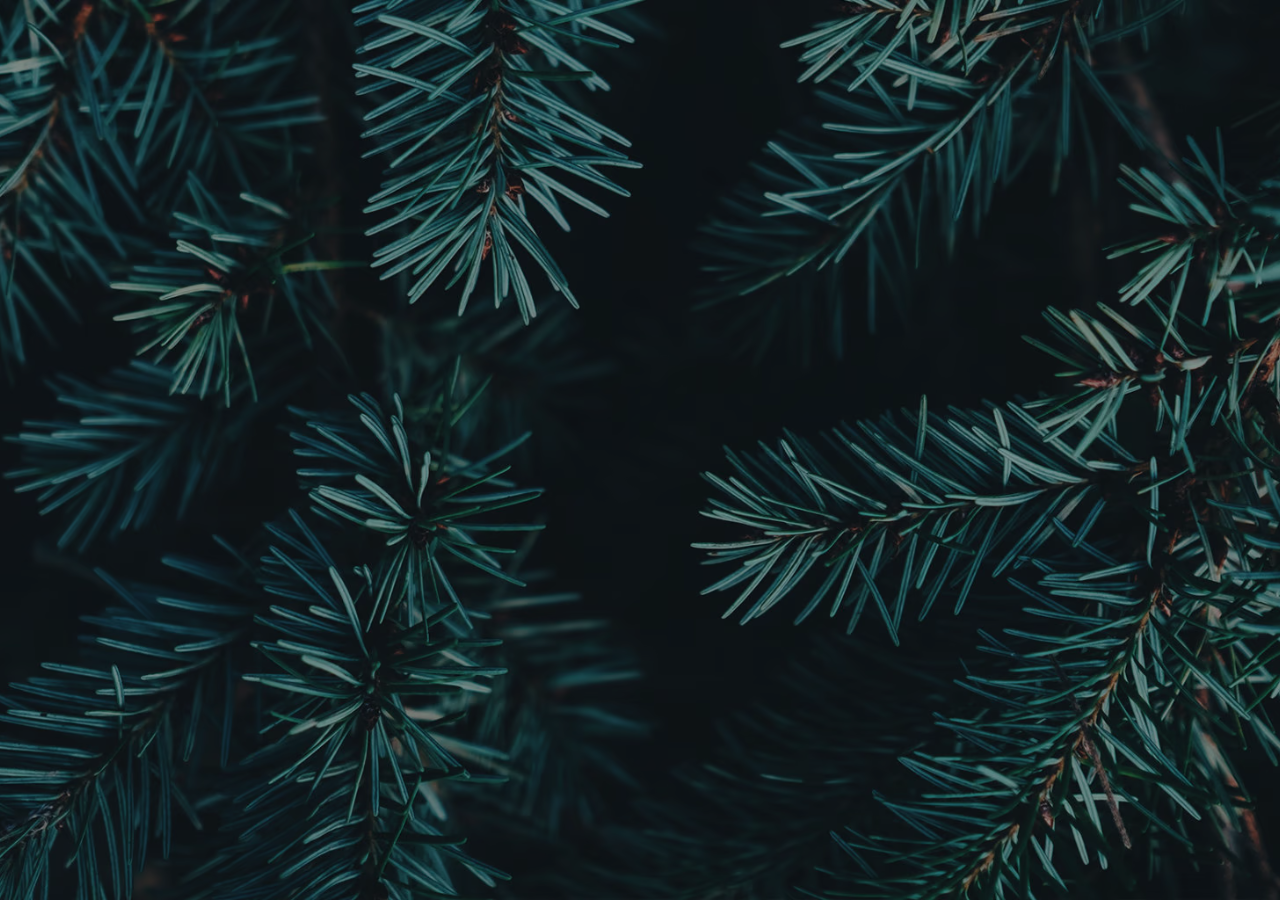
<file: christmas-task/index.html>
<!doctype html><html lang="en"><head><meta charset="UTF-8"/><meta http-equiv="X-UA-Compatible" content="IE=edge"/><meta name="viewport" content="width=device-width,initial-scale=1"/><title>Christmas Task</title><script defer="defer" src="main.js"></script><link href="main.css" rel="stylesheet"></head><body></body></html>
</file>
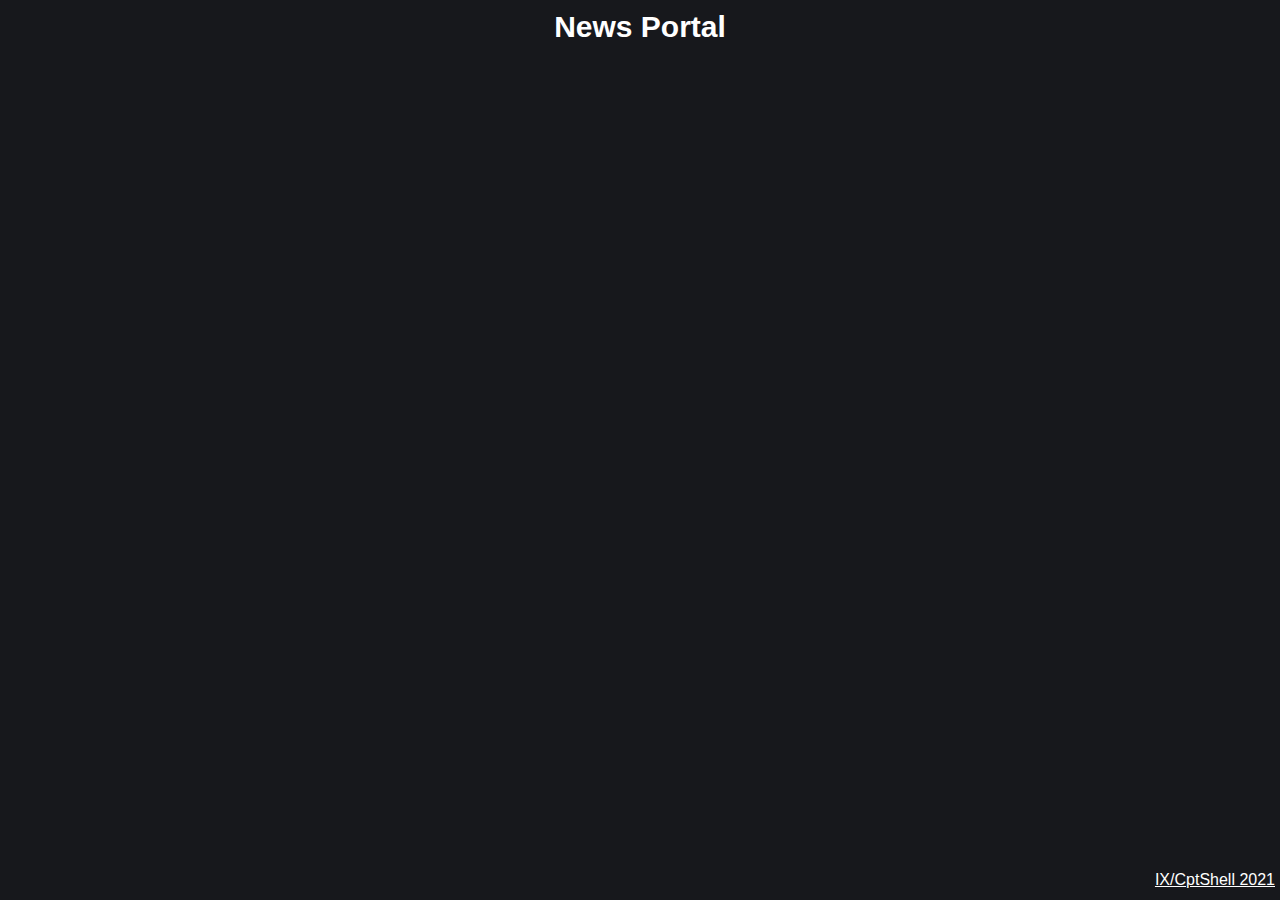
<file: news-task-deploy/index.html>
<!doctype html><html><head><meta charset="utf-8"/><meta name="viewport" content="width=device-width,initial-scale=1"/><meta http-equiv="X-UA-Compatible" content="ie=edge"/><title>NewsPortal</title><script defer="defer" src="index.js"></script></head><body><header><h1>News Portal</h1></header><main><div class="sources buttons"></div><div class="news"></div></main><footer><a class="rss-logo" href="https://rs.school/"></a> <a class="author" href="https://github.com/cptShell">IX/CptShell 2021</a></footer><template id="sourceItemTemp"><div class="source__item"><span class="source__item-name"></span></div></template><template id="newsItemTemp"><div class="news__item"><div class="news__meta"><div class="news__meta-photo"></div><ul class="news__meta-details"><li class="news__meta-author"></li><li class="news__meta-date"></li></ul></div><div class="news__description"><h2 class="news__description-title"></h2><h3 class="news__description-source"></h3><p class="news__description-content"></p><p class="news__read-more"><a href="#">Read More</a></p></div></div></template><script src="./index.js"></script></body></html>
</file>
<file: christmas-task/main.css>
@import url(https://fonts.googleapis.com/css2?family=Neucha&display=swap);
h1 {
  font-family: 'Neucha', cursive;
  display: block;
  padding: 65px 85px;
  font-size: 50px;
  text-align: center;
  text-transform: uppercase;
  white-space: pre-line;
}

.start-main {
  display: flex;
  flex-direction: column;
  align-items: center;
  row-gap: 120px;
}

h1,
.start-button {
  background-color: rgba(36, 73, 70, 0.75);
  border-radius: 30px;
  backdrop-filter: blur(5px);
  border: 1px solid skyblue;
}

.start-button {
  display: flex;
  justify-content: center;
  align-items: center;
  padding: 12px 120px;
  transition: all ease 200ms;
}
.start-button:hover {
  background-color: rgba(46, 116, 110, 0.75);
}

* {
  font-family: Arial, Helvetica, sans-serif;
  color: white;
  font-size: 16px;
  font-weight: 300;
  box-sizing: border-box;
  margin: 0;
  padding: 0;
  user-select: none;
}

::-webkit-scrollbar {
  display: none;
}

ul {
  list-style: none;
}

input {
  cursor: pointer;
}

button {
  cursor: pointer;
  border: none;
  background-color: transparent;
}

input:hover,
input:focus,
button:hover,
button:focus {
  outline: 0;
  color: white;
}

html {
  height: 100vh;
}

body {
  display: flex;
  flex-direction: column;
  justify-content: space-between;
  align-items: center;
  height: 100vh;
  background-image: url(b44906428540e3f020c2.avif);
  background-repeat: no-repeat;
  background-position: center;
  background-size: cover;
  background-blend-mode: multiply;
  background-color: darkgray;
  transition: all 0.6s ease-in-out;
}

* {
  font-family: Arial, Helvetica, sans-serif;
  color: white;
  font-size: 16px;
  font-weight: 300;
  box-sizing: border-box;
  margin: 0;
  padding: 0;
  user-select: none;
}

::-webkit-scrollbar {
  display: none;
}

ul {
  list-style: none;
}

input {
  cursor: pointer;
}

button {
  cursor: pointer;
  border: none;
  background-color: transparent;
}

input:hover,
input:focus,
button:hover,
button:focus {
  outline: 0;
  color: white;
}

html {
  height: 100vh;
}

body {
  display: flex;
  flex-direction: column;
  justify-content: space-between;
  align-items: center;
  height: 100vh;
  background-image: url(b44906428540e3f020c2.avif);
  background-repeat: no-repeat;
  background-position: center;
  background-size: cover;
  background-blend-mode: multiply;
  background-color: darkgray;
  transition: all 0.6s ease-in-out;
}

.header {
  z-index: 200;
  display: flex;
  flex-direction: row;
  justify-content: space-between;
  align-items: center;
  width: 100%;
  min-height: 70px;
  padding: 0 60px;
  background-color: #192f2d;
}

.nav-list,
.search-container {
  display: flex;
  flex-direction: row;
  align-items: center;
  column-gap: 20px;
}

.nav-button {
  padding: 0 3px;
}

.nav-button.icon {
  width: 60px;
  height: 60px;
  background-image: url([data-uri]);
  background-size: cover;
}

.reset-input-button {
  cursor: pointer;
  position: relative;
  display: block;
  width: 30px;
  height: 30px;
}
.reset-input-button::before {
  content: '';
  position: absolute;
  display: block;
  top: calc(50% - 2px);
  width: 100%;
  height: 4px;
  transform: rotate(45deg);
  background-color: white;
  transition: background ease 150ms;
}
.reset-input-button::after {
  content: '';
  position: absolute;
  display: block;
  top: calc(50% - 2px);
  width: 100%;
  height: 4px;
  transform: rotate(-45deg);
  background-color: white;
  transition: background-color ease 150ms;
}
.reset-input-button:hover::after,
.reset-input-button:hover::before {
  background-color: skyblue;
}

.search-input-wrapper {
  position: relative;
  display: flex;
  flex-direction: row;
  align-items: center;
  width: 290px;
  padding: 9px;
  border: 1px solid skyblue;
  border-radius: 20px;
  background: radial-gradient(118.88% 606.86% at 0% 0%, rgba(36, 197, 219, 0.15) 0%, rgba(36, 197, 219, 0) 100%);
}
.search-input-wrapper::before {
  content: '';
  position: absolute;
  top: 50%;
  right: 0;
  width: 25px;
  height: 25px;
  transform: translate(-50%, -50%);
  background-image: url([data-uri]);
  background-repeat: no-repeat;
  background-size: contain;
}
.search-input {
  cursor: pointer;
  padding: 0 40px 0 5px;
  background-color: transparent;
  border: none;
}

.toys-section {
  display: grid;
  grid-template-areas:
    'a b c'
    'd d d';
  grid-template-rows: 280px 1fr;
  grid-template-columns: 1fr 1fr 1fr;
  gap: 30px;
  width: 100%;
  height: calc(100vh - 130px);
  padding: 20px 60px 0;
}
@media (max-width: 1100px) {
  .toys-section {
    grid-template-areas:
      'a d d'
      'b d d'
      'c d d';
  }
}

.value-filter {
  grid-area: a;
  display: flex;
  flex-direction: column;
  row-gap: 30px;
  padding: 15px;
  background-color: rgba(36, 73, 70, 0.75);
  border-radius: 10px;
  backdrop-filter: blur(5px);
}

.value-title {
  font-size: 20px;
  font-weight: 300;
  text-transform: uppercase;
}

.value-list {
  display: flex;
  flex-direction: column;
  justify-content: space-between;
  height: 100%;
}

.value-item {
  display: flex;
  align-items: center;
  column-gap: 10px;
}

.toyform-list,
.color-list,
.size-list {
  display: flex;
  align-items: center;
  column-gap: 10px;
}

.toyform-item {
  display: inline-block;
  width: 40px;
  height: 40px;
  background-size: cover;
  transition: all ease 200ms;
  transform: scale(0.8);
  border-radius: 50%;
}
.toyform-item.toyform-ball {
  background-image: url([data-uri]);
}
.toyform-item.toyform-bell {
  background-image: url([data-uri]);
}
.toyform-item.toyform-cone {
  background-image: url(7a360a868157b82d2cda.svg);
}
.toyform-item.toyform-snowflake {
  background-image: url(a7de9f17453dbd7df734.svg);
}
.toyform-item.toyform-toy {
  background-image: url(d8ea3c174fc8fb9000e3.svg);
}

.color-item {
  position: relative;
  display: inline-block;
  width: 35px;
  height: 35px;
  border-radius: 5px;
  transition: all ease 200ms;
  transform: scale(0.8);
}

.size-item {
  display: inline-block;
  background-image: url([data-uri]);
  background-size: cover;
  transition: all ease 200ms;
  transform: scale(0.8);
  border-radius: 50%;
}
.size-item.big {
  width: 40px;
  height: 40px;
}
.size-item.medium {
  width: 32px;
  height: 32px;
}
.size-item.small {
  width: 24px;
  height: 24px;
}

.favorites-checkbox {
  position: relative;
  display: inline-block;
  width: 30px;
  height: 30px;
  border: 1px solid skyblue;
  border-radius: 5px;
  transition: all ease 200ms;
}

.toyform-item:hover,
.color-item:hover,
.size-item:hover,
.favorites-checkbox:hover {
  cursor: pointer;
  -webkit-box-shadow: 0px 0px 24px 7px rgba(51, 114, 109, 1);
  -moz-box-shadow: 0px 0px 24px 7px rgba(51, 114, 109, 1);
  box-shadow: 0px 0px 24px 7px rgba(51, 114, 109, 1);
}

.toyform-item.active,
.size-item.active {
  transform: scale(1);
  filter: invert(9%) sepia(63%) saturate(461%) hue-rotate(322deg) brightness(83%) contrast(88%);
}
.favorites-checkbox.active::after {
  content: '';
  display: block;
  position: absolute;
  top: 6px;
  left: 10px;
  width: 6px;
  height: 10px;
  border: solid #000000;
  border-width: 0 4px 4px 0;
  transform: rotate(45deg);
}
.color-item.active::after {
  content: '';
  display: block;
  position: absolute;
  top: 9px;
  left: 12px;
  width: 6px;
  height: 10px;
  border: solid #000000;
  border-width: 0 4px 4px 0;
  transform: rotate(45deg);
}
.favorites-checkbox.active {
  background-color: skyblue;
}

.range-section {
  grid-area: b;
  display: flex;
  flex-direction: column;
  row-gap: 30px;
  padding: 15px;
  background-color: rgba(36, 73, 70, 0.75);
  border-radius: 10px;
  backdrop-filter: blur(5px);
}

.range-title {
  width: 100%;
  font-size: 20px;
  font-weight: 300;
  text-transform: uppercase;
}

.range-container {
  display: flex;
  flex-direction: column;
  justify-content: space-between;
  height: 100%;
}

.count-container,
.year-container {
  display: flex;
  flex-wrap: wrap;
  row-gap: 15px;
}

.count-subtitle,
.year-subtitle {
  width: 100%;
}

.count-label,
.year-label {
  display: flex;
  width: 100%;
  column-gap: 10px;
  justify-content: space-between;
}

.count-input,
.year-input {
  width: 100%;
}

.count-input-container,
.year-input-container {
  position: relative;
  pointer-events: none;
  width: 100%;
}

.count-input-container input[type='range'],
.year-input-container input[type='range'] {
  height: 2em;
  display: block;
  width: 100%;
  margin: 0;
}

.count-input-container input[type='range']:last-child,
.year-input-container input[type='range']:last-child {
  margin-top: -2em;
}

input[type='range']::-webkit-slider-thumb {
  pointer-events: all;
}
input[type='range']::-moz-range-thumb {
  pointer-events: all;
}
input[type='range']::-ms-thumb {
  pointer-events: all;
}

.count-min,
.count-max,
.year-min,
.year-max {
  display: flex;
  justify-content: center;
  align-items: center;
  flex-shrink: 0;
  width: 60px;
  height: 30px;
  border: 1px solid skyblue;
  border-radius: 20px;
  background: radial-gradient(118.88% 606.86% at 0% 0%, rgba(36, 197, 219, 0.15) 0%, rgba(36, 197, 219, 0) 100%);
}

.sort-section {
  grid-area: c;
  display: flex;
  flex-direction: column;
  row-gap: 30px;
  padding: 15px;
  background-color: rgba(36, 73, 70, 0.75);
  border-radius: 10px;
  backdrop-filter: blur(5px);
}

.sort-title {
  font-size: 20px;
  font-weight: 300;
  text-transform: uppercase;
}

.sort-container {
  display: flex;
  flex-direction: column;
  justify-content: space-between;
  height: 100%;
}

.sort-select {
  padding: 5px 10px;
  border: 1px solid skyblue;
  border-radius: 15px;
  background: radial-gradient(118.88% 606.86% at 0% 0%, rgba(36, 197, 219, 0.15) 0%, rgba(36, 197, 219, 0) 100%);
}
.sort-option {
  color: black;
}
.reset-controls {
  display: flex;
  flex-direction: column;
  row-gap: 10px;
  width: 100%;
}
.reset-button {
  padding: 5px 10px;
  border-radius: 15px;
  border: 1px solid skyblue;
  transition: all ease 150ms;
}
.reset-button:hover {
  background: #0bc80b94;
}

.toys-container {
  grid-area: d;
  position: relative;
  display: flex;
  overflow: scroll;
  width: 100%;
}

.toys {
  display: grid;
  grid-template-columns: repeat(auto-fill, minmax(256px, 1fr));
  gap: 20px;
  width: 100%;
}

.toy {
  cursor: pointer;
  display: flex;
  flex-wrap: wrap;
  flex-direction: column;
  row-gap: 20px;
  height: 260px;
  padding: 15px;
  background-color: rgba(36, 73, 70, 0.75);
  border-radius: 10px;
  backdrop-filter: blur(5px);
  transition: all ease 150ms;
  transform: scale(0.98);
}
.toy.active {
  border: 1px solid #cbb77a;
  transform: scale(1);
}
.toy.active .toy-favorite {
  background-color: #cbb77a;
}

.toy-title {
  width: 100%;
  font-size: 18px;
  font-weight: 400;
}

.toy-content {
  display: flex;
  justify-content: space-between;
  flex: 1 1 auto;
  column-gap: 15px;
}

.img-container {
  display: flex;
  flex-direction: column;
  justify-content: space-between;
  flex: 1 1 auto;
  padding: 10px 0;
}

.toy-image {
  height: 100px;
  object-fit: contain;
}

.toy-favorite {
  align-self: flex-start;
  width: 80px;
  height: 30px;
  background-color: #24c5db;
  transform: translateX(-15px);
}

.description-list {
  display: flex;
  flex-direction: column;
  justify-content: space-between;
  font-size: 14px;
}

.footer {
  display: flex;
  flex-direction: row;
  justify-content: space-between;
  align-items: center;
  width: 100%;
  height: 60px;
  padding: 0 60px;
  background-color: #192f2d;
}

.rss-logo {
  width: 150px;
  height: 50px;
  background-image: url([data-uri]);
  background-size: contain;
  background-repeat: no-repeat;
}

.author-container {
  display: flex;
  align-items: center;
  column-gap: 20px;
}

.popup-wrapper {
  position: absolute;
  display: flex;
  justify-content: center;
  align-items: center;
  z-index: 10;
  width: 100vw;
  height: 100vh;
  opacity: 0;
  background-color: rgba(0, 0, 0, 0.5);
}
.popup-wrapper.active {
  cursor: pointer;
  opacity: 1;
}

.popup {
  position: relative;
  display: flex;
  justify-content: center;
  align-items: center;
  width: 400px;
  height: 200px;
  padding: 15px;
  background-color: rgba(36, 73, 70, 0.75);
  border-radius: 10px;
  backdrop-filter: blur(5px);
  transform: translateY(-200px);
  opacity: 0;
}
.popup.active {
  transform: translateY(0);
  opacity: 1;
}
.popup-exit-button {
  cursor: pointer;
  position: relative;
  display: block;
  width: 30px;
  height: 30px;
}
.popup-exit-button::before {
  content: '';
  position: absolute;
  display: block;
  top: calc(50% - 2px);
  width: 100%;
  height: 4px;
  transform: rotate(45deg);
  background-color: white;
  transition: background ease 150ms;
}
.popup-exit-button::after {
  content: '';
  position: absolute;
  display: block;
  top: calc(50% - 2px);
  width: 100%;
  height: 4px;
  transform: rotate(-45deg);
  background-color: white;
  transition: background-color ease 150ms;
}
.popup > .exit-button:hover::after,
.popup > .exit-button:hover::before {
  background-color: skyblue;
}



.snowflakes-container {
  height: calc(100% + 200px);
  width: 100%;
  top: -200px;
  position: absolute;
  pointer-events: none;
  z-index: 100;
  overflow: hidden;
}
.hide {
  display: none;
}

i,
i:after,
i:before {
  background: white;
  pointer-events: none;
}
i {
  display: inline-block;
  animation: snowflakes 3s linear 2s 20;
  position: relative;
}
i:after,
i:before {
  height: 100%;
  width: 100%;
  content: '.';
  position: absolute;
  top: 0px;
  left: 0px;
  transform: rotate(120deg);
}
i:before {
  transform: rotate(240deg);
}
@keyframes snowflakes {
  0% {
    transform: translate3d(0, 0, 0) rotate(0deg) scale(0.6);
  }
  100% {
    transform: translate3d(15px, 1200px, 0px) rotate(360deg) scale(0.6);
  }
}
.snowflakes-container i:nth-child(3n) {
  width: 16px;
  height: 4px;
  animation-duration: 4s;
  animation-iteration-count: 30;
  transform-origin: right -45px;
}
.snowflakes-container i:nth-child(3n + 1) {
  width: 24px;
  height: 6px;
  animation-duration: 6s;
  animation-iteration-count: 45;
  transform-origin: right -30px;
}
.snowflakes-container i:nth-child(3n + 2) {
  width: 32px;
  height: 8px;
  animation-duration: 8s;
  animation-iteration-count: 60;
  transform-origin: right -15px;
}
/* different delays so they don't all start at the same time */
.snowflakes-container i:nth-child(7n) {
  opacity: 0.3;
  animation-delay: 0s;
  animation-timing-function: ease-in;
}
.snowflakes-container i:nth-child(7n + 1) {
  opacity: 0.4;
  animation-delay: 1s;
  animation-timing-function: ease-out;
}
.snowflakes-container i:nth-child(7n + 2) {
  opacity: 0.5;
  animation-delay: 1.5s;
  animation-timing-function: linear;
}
.snowflakes-container i:nth-child(7n + 3) {
  opacity: 0.6;
  animation-delay: 2s;
  animation-timing-function: ease-in;
}
.snowflakes-container i:nth-child(7n + 4) {
  opacity: 0.7;
  animation-delay: 2.5s;
  animation-timing-function: linear;
}
.snowflakes-container i:nth-child(7n + 5) {
  opacity: 0.8;
  animation-delay: 3s;
  animation-timing-function: ease-out;
}
.snowflakes-container i:nth-child(7n + 6) {
  opacity: 0.9;
  animation-delay: 3.5s;
  animation-timing-function: ease-in;
}

.tree-page {
  display: grid;
  grid-template-areas: 'a b c';
  grid-template-columns: minmax(200px, 1fr) 620px minmax(200px, 1fr);
  grid-template-rows: 1fr;
  width: 100%;
  height: 100%;
}
.settings-section {
  grid-area: 'a';
  display: flex;
  flex-direction: column;
  row-gap: 20px;
  padding: 20px 10px 0;
}
.tree-section {
  grid-area: 'b';
  position: relative;
  display: flex;
  justify-content: center;
  align-items: flex-end;
  background: white;
  background-blend-mode: multiply;
  background-size: cover;
  background-repeat: no-repeat;
  background-position: center;
  transition: background-image 600ms ease-in-out;
}
.item-section {
  grid-area: 'c';
  display: flex;
  flex-direction: column;
  row-gap: 20px;
  padding: 20px 10px 0;
}

.controls-container {
  display: flex;
  column-gap: 30px;
}
.volume-button,
.snow-button {
  display: block;
  width: 40px;
  height: 40px;
  filter: brightness(0.5);
  background-repeat: no-repeat;
  background-size: contain;
  transition: filter ease 150ms;
}
.volume-button.active,
.snow-button.active {
  filter: none;
}

.choose-tree-container,
.bg-container,
.garland-container,
.active-toys-container,
.made-tree-wrapper {
  display: flex;
  flex-direction: column;
  row-gap: 20px;
  width: 100%;
}
.choose-tree-title,
.bg-title,
.garland-title,
.active-toys-title,
.made-tree-title {
  font-size: 24px;
  text-transform: uppercase;
}
.choose-tree-list,
.bg-list,
.active-toys-list {
  display: flex;
  flex-wrap: wrap;
  gap: 5px;
}
.garland-list {
  display: flex;
  flex-wrap: wrap;
  gap: 15px;
}
.choose-tree-item {
  cursor: pointer;
  display: block;
  width: 80px;
  height: 80px;
  border: 1px solid skyblue;
  border-radius: 5px;
  background-color: rgba(255, 255, 255, 0.5);
  background-position: center;
  background-repeat: no-repeat;
  background-size: contain;
  transition: border ease 150ms;
}
.choose-tree-item.active {
  border: 3px solid skyblue;
}
.bg-item {
  cursor: pointer;
  display: block;
  width: 60px;
  height: 60px;
  border: 1px solid skyblue;
  border-radius: 5px;
  background-color: rgba(255, 255, 255, 0.5);
  background-position: center;
  background-repeat: no-repeat;
  background-size: cover;
  transition: border ease 150ms;
}
.bg-item.active {
  border: 3px solid skyblue;
}
.garland-item {
  cursor: pointer;
  display: block;
  width: 30px;
  height: 30px;
  border-radius: 50%;
  background: linear-gradient(124deg, #ff2400, #e81d1d, #e8b71d, #e3e81d, #1de840, #1ddde8, #2b1de8);
  transition: box-shadow ease 150ms;
}
.garland-item:hover {
  cursor: pointer;
  -webkit-box-shadow: 0px 0px 24px 7px rgb(124, 124, 124);
  -moz-box-shadow: 0px 0px 24px 7px rgb(108, 109, 109);
  box-shadow: 0px 0px 24px 7px rgb(97, 99, 99);
}
.garland-item.active {
  -webkit-box-shadow: 0px 0px 24px 7px rgb(51 114 109);
  -moz-box-shadow: 0px 0px 24px 7px rgba(51, 114, 109, 1);
  box-shadow: 0px 0px 24px 7px rgb(51 114 109);
}

.garland-toggler {
  display: flex;
  justify-content: center;
  align-items: center;
  width: 50px;
  height: 30px;
  border: 1px solid white;
  border-radius: 15px;
  background-color: rgb(214, 100, 100);
  transition: background-color ease 250ms;
}
.garland-toggler.active {
  background-color: rgb(97, 207, 69);
}
.active-toys-item {
  cursor: pointer;
  position: relative;
  width: 60px;
  height: 60px;
  border-radius: 5px;
  background-color: rgba(255, 255, 255, 0.5);
  background-position: center;
  background-repeat: no-repeat;
  background-size: contain;
}
.active-toys-item.inactive {
  cursor: default;
  background-image: none !important;
  pointer-events: none;
}
.active-toys-item.inactive > .active-toys-count {
  display: none;
}
.active-toys-count {
  position: absolute;
  display: flex;
  justify-content: center;
  align-items: center;
  font-size: 12px;
  bottom: 3px;
  right: 3px;
  width: 18px;
  height: 18px;
  color: black;
  border-radius: 50%;
  background-color: skyblue;
}
.made-tree-container {
  display: flex;
  flex-direction: column;
  row-gap: 20px;
}
.made-tree-slider {
  display: flex;
  overflow: hidden;
  width: 100%;
}
.made-tree-list {
  display: flex;
  flex-wrap: wrap;
  gap: 10px;
}
.made-tree-item {
  cursor: pointer;
  display: block;
  width: 60px;
  height: 60px;
  border-radius: 5px;
  background-color: rgba(255, 255, 255, 0.5);
  background-position: center;
  background-repeat: no-repeat;
  background-size: contain;
}
.toy-on-tree {
  cursor: pointer;
  position: absolute;
  z-index: 100;
  display: block;
  width: 60px;
  height: 60px;
  background-position: center;
  background-repeat: no-repeat;
  background-size: contain;
  pointer-events: none;
}
.toy-on-tree.draggable {
  pointer-events: auto;
}
.tree-img {
  display: block;
  width: 500px;
  height: 714px;
}

.reset-settings-button,
.state-button {
  padding: 5px 10px;
  border-radius: 15px;
  border: 1px solid skyblue;
  transition: background ease 150ms;
}
.reset-settings-button:hover,
.state-button:hover {
  background: #0bc80b94;
}

.garland-tree-container {
  display: flex;
  justify-content: center;
  height: calc(100vh - 140px);
  width: 800px;
  position: absolute;
  top: 20px;
  left: 50%;
  margin-left: -400px;
  pointer-events: none;
  z-index: 90;
  overflow: hidden;
}

.lightrope {
  white-space: nowrap;
  overflow: hidden;
  position: absolute;
  z-index: 1;
  margin: 0;
  padding: 0;
  pointer-events: none;
  border-radius: 50%;
  padding: 0;
  list-style: none;
  margin: 50px auto 0;
}

.lightrope li {
  position: absolute;
  top: 50%;
  left: 50%;
  margin: 0;
  padding: 0;
  list-style: none;
  width: 5px;
  height: 5px;
  border-radius: 50%;
  margin: -5px;
  animation-name: red;
  animation-fill-mode: both;
  animation-iteration-count: infinite;
  animation-duration: 2s;
}

.lightrope li:nth-child(2n + 1) {
  animation-duration: 1.8s;
}

.lightrope li:nth-child(4n + 2) {
  animation-duration: 1.1s;
}

.lightrope li:nth-child(3n + 1) {
  animation-duration: 1.4s;
}

.lightrope li.red {
  animation-name: red;
}
.lightrope li.green {
  animation-name: green;
}
.lightrope li.blue {
  animation-name: blue;
}
.lightrope li.yellow {
  animation-name: yellow;
}

.lightrope li.multicolor:nth-child(1n + 1) {
  animation-name: red;
}
.lightrope li:nth-child(2n + 2).multicolor {
  animation-name: green;
}
.lightrope li:nth-child(3n + 3).multicolor {
  animation-name: blue;
}
.lightrope li:nth-child(4n + 4).multicolor {
  animation-name: yellow;
}

@keyframes green {
  0%,
  100% {
    background: rgba(0, 247, 165, 1);
    box-shadow: 0px 2px 12px 2px rgba(0, 247, 165, 1);
  }
  50% {
    background: rgba(0, 247, 165, 0.4);
    box-shadow: 0px 2px 12px 2px rgba(0, 247, 165, 0.2);
  }
}
@keyframes blue {
  0%,
  100% {
    background: rgba(0, 255, 255, 1);
    box-shadow: 0px 2px 12px 2px rgba(0, 255, 255, 1);
  }
  50% {
    background: rgba(0, 255, 255, 0.4);
    box-shadow: 0px 2px 12px 2px rgba(0, 255, 255, 0.2);
  }
}
@keyframes red {
  0%,
  100% {
    background: rgba(247, 0, 118, 1);
    box-shadow: 0px 2px 12px 2px rgba(247, 0, 118, 1);
  }
  50% {
    background: rgba(247, 0, 118, 0.4);
    box-shadow: 0px 2px 12px 2px rgba(247, 0, 118, 0.2);
  }
}
@keyframes yellow {
  0%,
  100% {
    background: rgba(255, 255, 0, 1);
    box-shadow: 0px 2px 12px 2px rgba(255, 255, 0, 1);
  }
  50% {
    background: rgba(255, 255, 0, 0.4);
    box-shadow: 0px 2px 12px 2px rgba(255, 255, 0, 0.2);
  }
}





/*# sourceMappingURL=main.css.map*/
</file>
